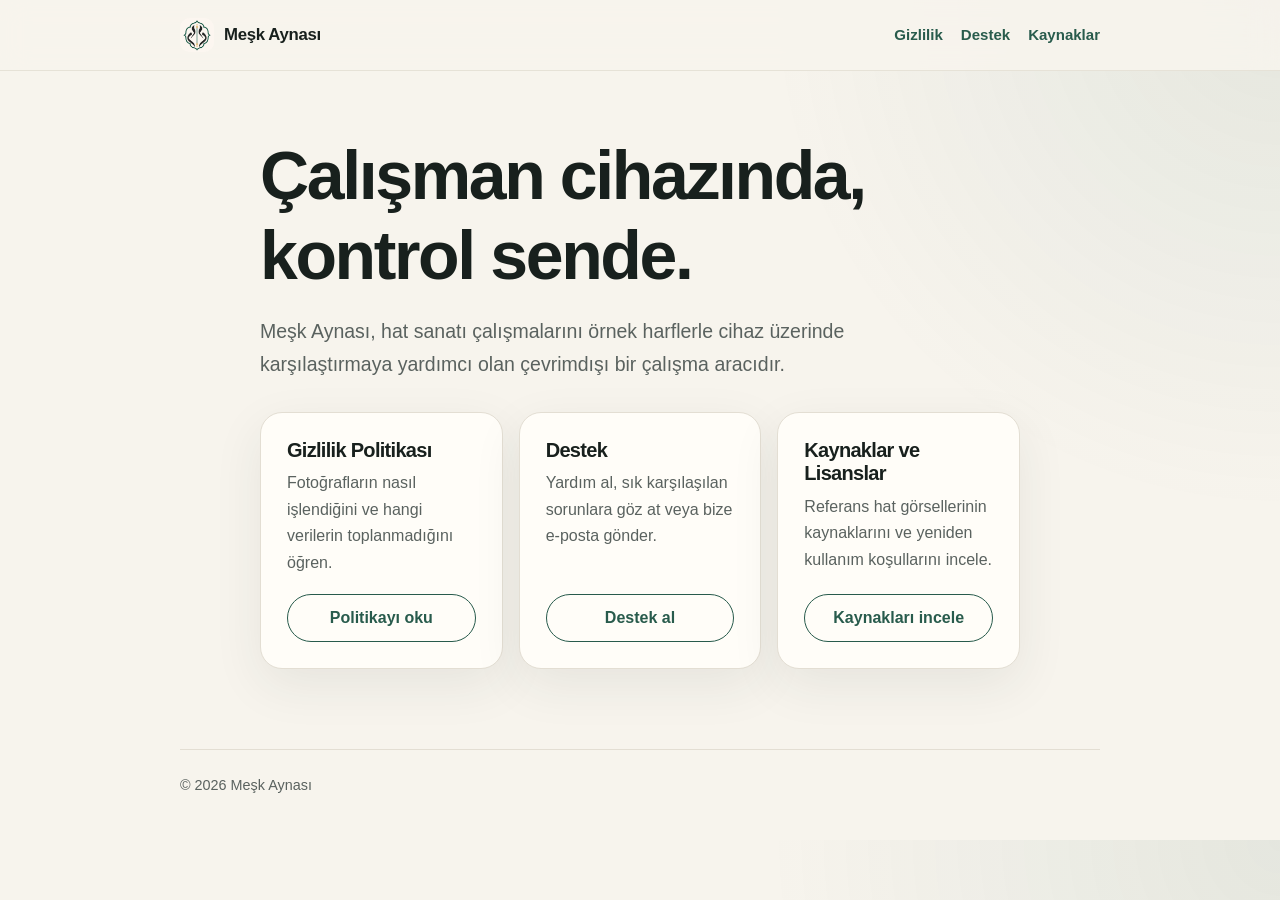
<file: index.html>
<!doctype html>
<html lang="tr">
  <head>
    <meta charset="utf-8">
    <meta name="viewport" content="width=device-width, initial-scale=1">
    <meta name="description" content="Meşk Aynası gizlilik politikası ve destek merkezi.">
    <title>Meşk Aynası</title>
    <link rel="stylesheet" href="/styles.css">
  </head>
  <body>
    <header class="site-header">
      <nav class="nav" aria-label="Ana menü">
        <a class="brand" href="/"><img class="brand-logo" src="/assets/mesk_aynasi_logo.png" alt="">Meşk Aynası</a>
        <div class="nav-links">
          <a href="/privacy/">Gizlilik</a>
          <a href="/support/">Destek</a>
          <a href="/licenses/">Kaynaklar</a>
        </div>
      </nav>
    </header>
    <main>
      <section class="hero">
        <h1>Çalışman cihazında, kontrol sende.</h1>
        <p class="lead">
          Meşk Aynası, hat sanatı çalışmalarını örnek harflerle cihaz üzerinde
          karşılaştırmaya yardımcı olan çevrimdışı bir çalışma aracıdır.
        </p>
      </section>
      <div class="cards">
        <article class="card">
          <h2>Gizlilik Politikası</h2>
          <p>Fotoğrafların nasıl işlendiğini ve hangi verilerin toplanmadığını öğren.</p>
          <a class="button secondary" href="/privacy/">Politikayı oku</a>
        </article>
        <article class="card">
          <h2>Destek</h2>
          <p>Yardım al, sık karşılaşılan sorunlara göz at veya bize e-posta gönder.</p>
          <a class="button secondary" href="/support/">Destek al</a>
        </article>
        <article class="card">
          <h2>Kaynaklar ve Lisanslar</h2>
          <p>Referans hat görsellerinin kaynaklarını ve yeniden kullanım koşullarını incele.</p>
          <a class="button secondary" href="/licenses/">Kaynakları incele</a>
        </article>
      </div>
    </main>
    <footer>© 2026 Meşk Aynası</footer>
  </body>
</html>
</file>
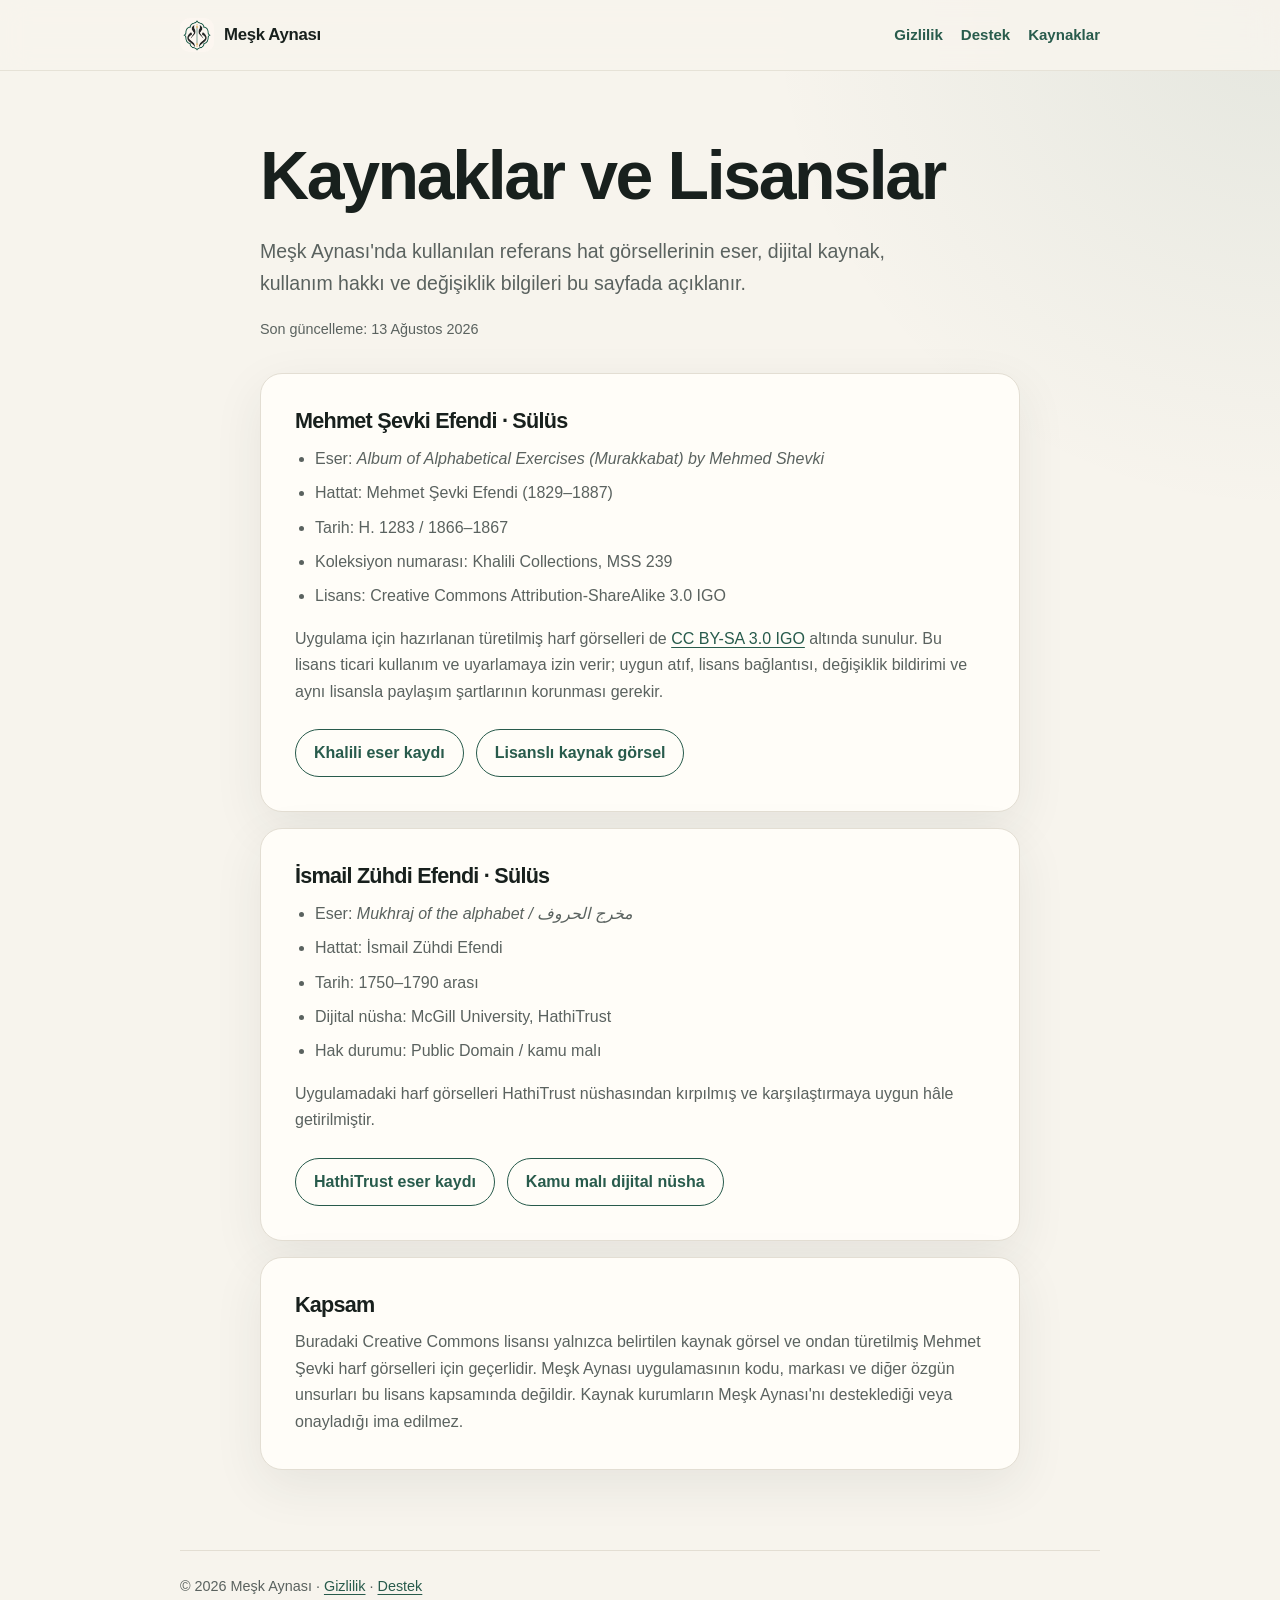
<file: licenses/index.html>
<!doctype html>
<html lang="tr">
  <head>
    <meta charset="utf-8">
    <meta name="viewport" content="width=device-width, initial-scale=1">
    <meta
      name="description"
      content="Meşk Aynası referans hat görsellerinin kaynak ve lisans bilgileri."
    >
    <title>Kaynaklar ve Lisanslar — Meşk Aynası</title>
    <link rel="stylesheet" href="/styles.css">
  </head>
  <body>
    <header class="site-header">
      <nav class="nav" aria-label="Ana menü">
        <a class="brand" href="/"><img class="brand-logo" src="/assets/mesk_aynasi_logo.png" alt="">Meşk Aynası</a>
        <div class="nav-links">
          <a href="/privacy/">Gizlilik</a>
          <a href="/support/">Destek</a>
          <a href="/licenses/" aria-current="page">Kaynaklar</a>
        </div>
      </nav>
    </header>

    <main>
      <header class="hero">
        <h1>Kaynaklar ve Lisanslar</h1>
        <p class="lead">
          Meşk Aynası'nda kullanılan referans hat görsellerinin eser, dijital
          kaynak, kullanım hakkı ve değişiklik bilgileri bu sayfada açıklanır.
        </p>
        <p class="updated">Son güncelleme: 13 Ağustos 2026</p>
      </header>

      <section class="content-section">
        <h2>Mehmet Şevki Efendi · Sülüs</h2>
        <ul class="plain-list">
          <li>
            Eser: <em>Album of Alphabetical Exercises (Murakkabat) by Mehmed Shevki</em>
          </li>
          <li>Hattat: Mehmet Şevki Efendi (1829–1887)</li>
          <li>Tarih: H. 1283 / 1866–1867</li>
          <li>Koleksiyon numarası: Khalili Collections, MSS 239</li>
          <li>Lisans: Creative Commons Attribution-ShareAlike 3.0 IGO</li>
        </ul>
        <p>
          Uygulama için hazırlanan türetilmiş harf görselleri de
          <a href="https://creativecommons.org/licenses/by-sa/3.0/igo/">CC BY-SA 3.0 IGO</a>
          altında sunulur. Bu lisans ticari kullanım ve uyarlamaya izin verir;
          uygun atıf, lisans bağlantısı, değişiklik bildirimi ve aynı lisansla
          paylaşım şartlarının korunması gerekir.
        </p>
        <div class="actions">
          <a
            class="button secondary"
            href="https://khalilicollections.org/collections/islamic-art/khalili-collection-islamic-art-album-of-alphabetical-exercises-by-mehmed-shevki-mss239/"
          >Khalili eser kaydı</a>
          <a
            class="button secondary"
            href="https://commons.wikimedia.org/wiki/File:Khalili_Collection_Islamic_Art_mss_0239.15.jpg"
          >Lisanslı kaynak görsel</a>
        </div>
      </section>

      <section class="content-section">
        <h2>İsmail Zühdi Efendi · Sülüs</h2>
        <ul class="plain-list">
          <li>Eser: <em>Mukhraj of the alphabet / مخرج الحروف</em></li>
          <li>Hattat: İsmail Zühdi Efendi</li>
          <li>Tarih: 1750–1790 arası</li>
          <li>Dijital nüsha: McGill University, HathiTrust</li>
          <li>Hak durumu: Public Domain / kamu malı</li>
        </ul>
        <p>
          Uygulamadaki harf görselleri HathiTrust nüshasından kırpılmış ve
          karşılaştırmaya uygun hâle getirilmiştir.
        </p>
        <div class="actions">
          <a
            class="button secondary"
            href="https://catalog.hathitrust.org/Record/102869389"
          >HathiTrust eser kaydı</a>
          <a
            class="button secondary"
            href="https://babel.hathitrust.org/cgi/pt?id=mcg.ark:/13960/t20d2jc2r"
          >Kamu malı dijital nüsha</a>
        </div>
      </section>

      <section class="content-section">
        <h2>Kapsam</h2>
        <p>
          Buradaki Creative Commons lisansı yalnızca belirtilen kaynak görsel ve
          ondan türetilmiş Mehmet Şevki harf görselleri için geçerlidir. Meşk
          Aynası uygulamasının kodu, markası ve diğer özgün unsurları bu lisans
          kapsamında değildir. Kaynak kurumların Meşk Aynası'nı desteklediği veya
          onayladığı ima edilmez.
        </p>
      </section>
    </main>

    <footer>
      © 2026 Meşk Aynası · <a href="/privacy/">Gizlilik</a> ·
      <a href="/support/">Destek</a>
    </footer>
  </body>
</html>
</file>
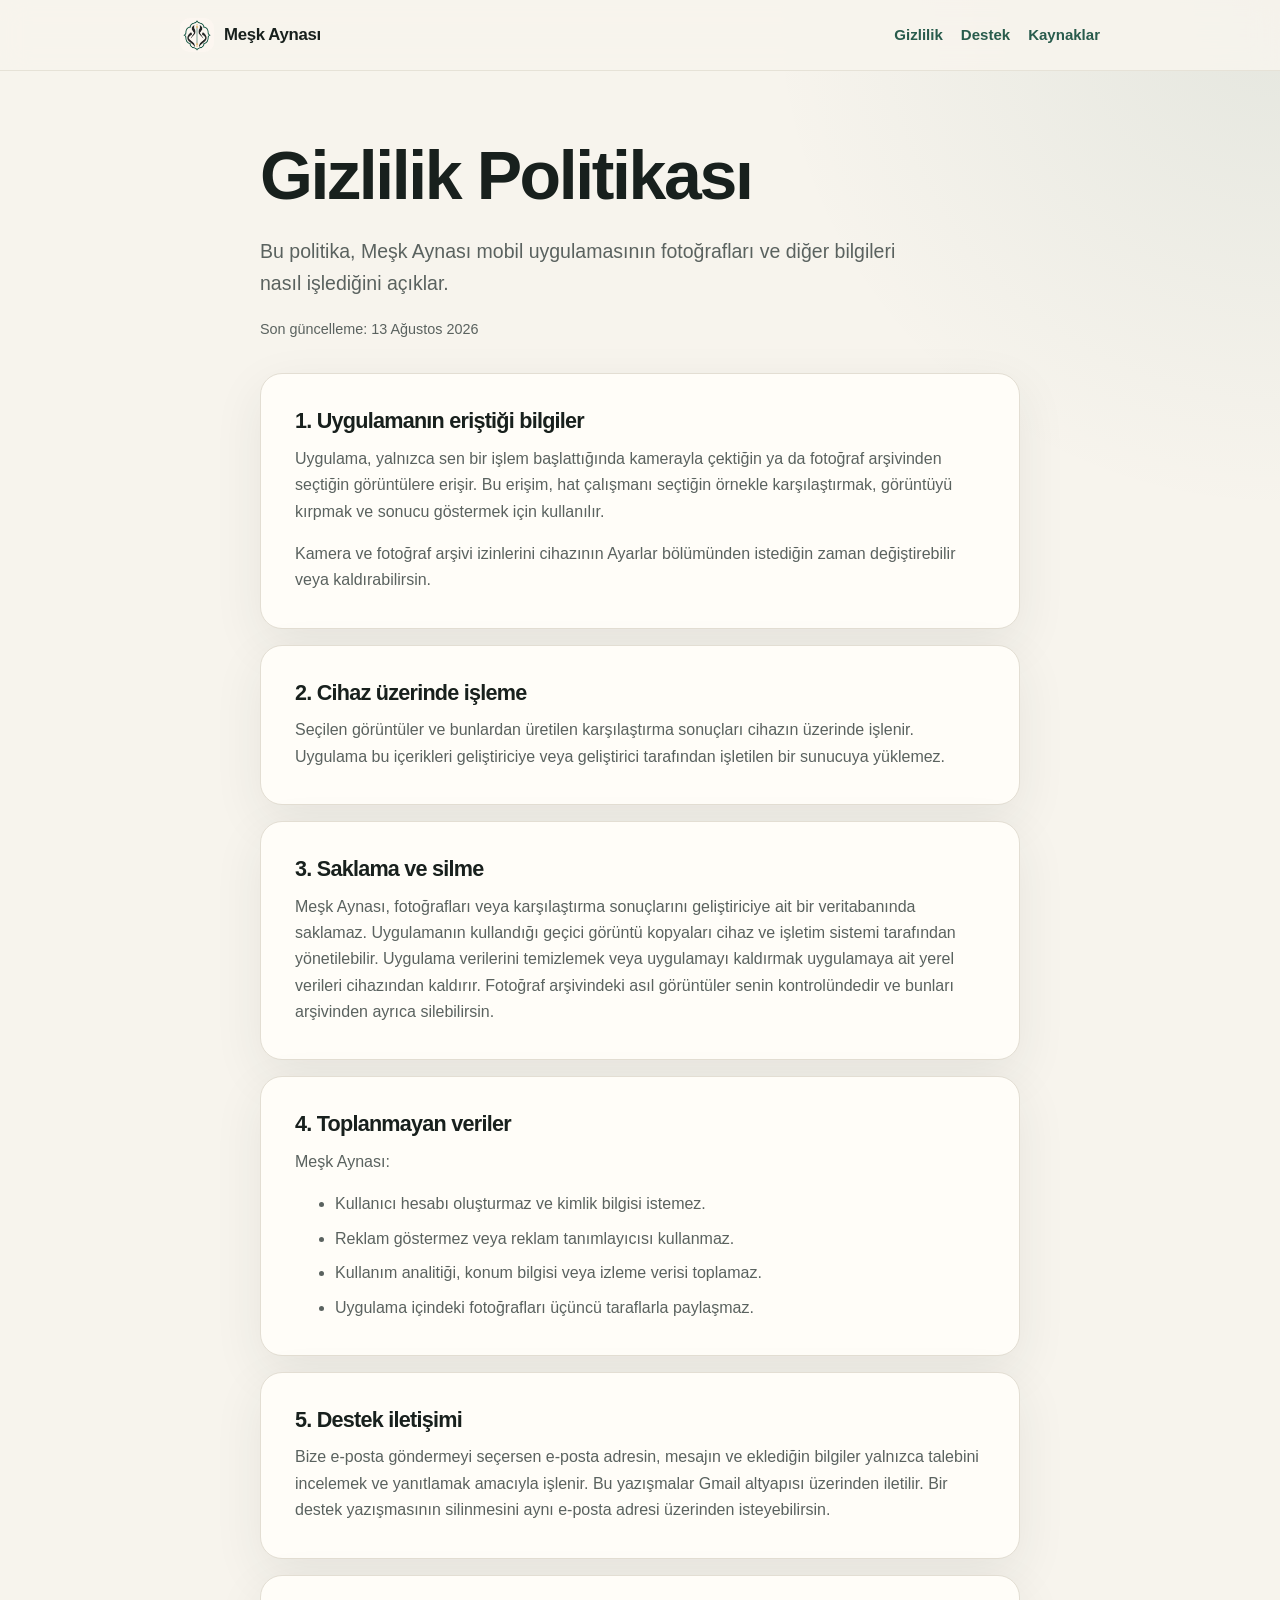
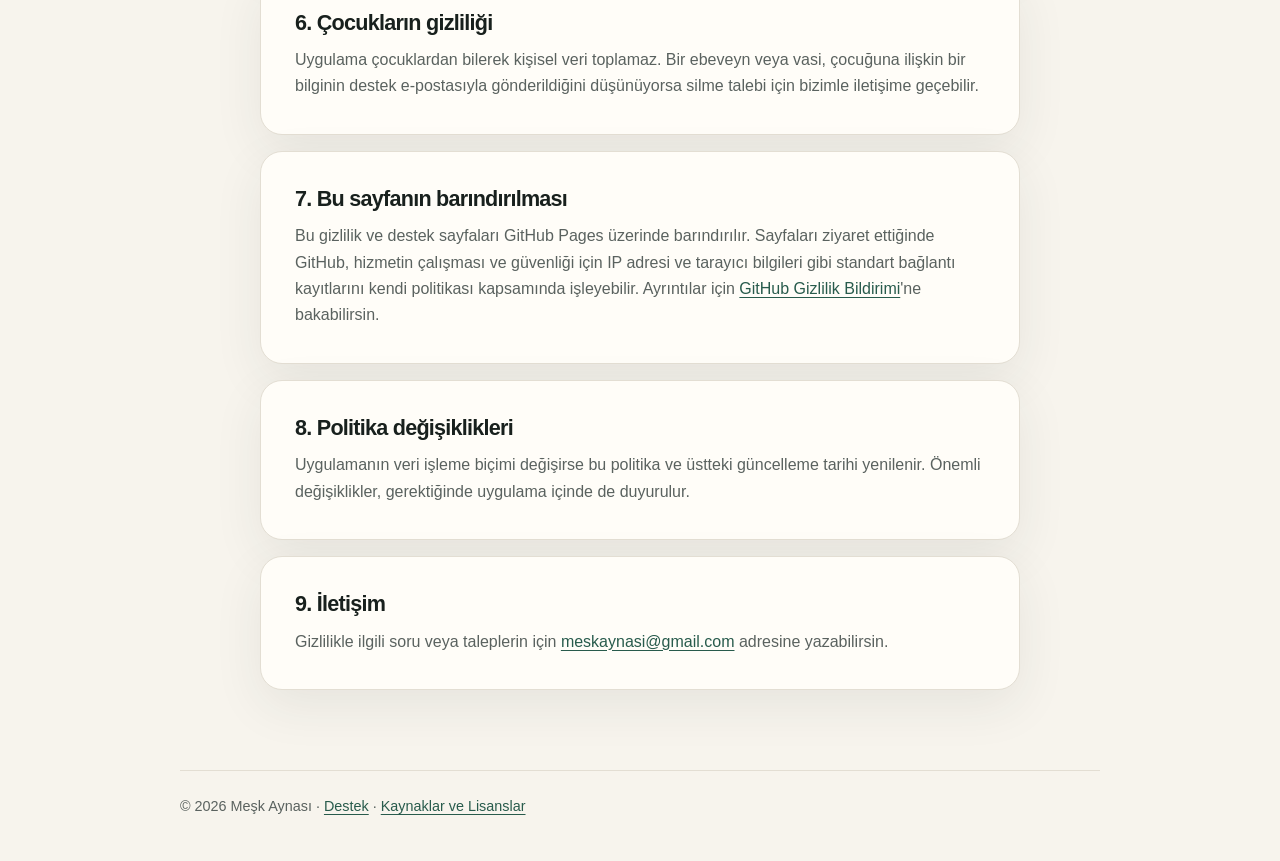
<file: privacy/index.html>
<!doctype html>
<html lang="tr">
  <head>
    <meta charset="utf-8">
    <meta name="viewport" content="width=device-width, initial-scale=1">
    <meta name="description" content="Meşk Aynası gizlilik politikası.">
    <title>Gizlilik Politikası — Meşk Aynası</title>
    <link rel="stylesheet" href="/styles.css">
  </head>
  <body>
    <header class="site-header">
      <nav class="nav" aria-label="Ana menü">
        <a class="brand" href="/"><img class="brand-logo" src="/assets/mesk_aynasi_logo.png" alt="">Meşk Aynası</a>
        <div class="nav-links">
          <a href="/privacy/" aria-current="page">Gizlilik</a>
          <a href="/support/">Destek</a>
          <a href="/licenses/">Kaynaklar</a>
        </div>
      </nav>
    </header>
    <main>
      <header class="hero">
        <h1>Gizlilik Politikası</h1>
        <p class="lead">
          Bu politika, Meşk Aynası mobil uygulamasının fotoğrafları ve diğer
          bilgileri nasıl işlediğini açıklar.
        </p>
        <p class="updated">Son güncelleme: 13 Ağustos 2026</p>
      </header>

      <section class="content-section">
        <h2>1. Uygulamanın eriştiği bilgiler</h2>
        <p>
          Uygulama, yalnızca sen bir işlem başlattığında kamerayla çektiğin ya da
          fotoğraf arşivinden seçtiğin görüntülere erişir. Bu erişim, hat çalışmanı
          seçtiğin örnekle karşılaştırmak, görüntüyü kırpmak ve sonucu göstermek için kullanılır.
        </p>
        <p>
          Kamera ve fotoğraf arşivi izinlerini cihazının Ayarlar bölümünden istediğin
          zaman değiştirebilir veya kaldırabilirsin.
        </p>
      </section>

      <section class="content-section">
        <h2>2. Cihaz üzerinde işleme</h2>
        <p>
          Seçilen görüntüler ve bunlardan üretilen karşılaştırma sonuçları cihazın
          üzerinde işlenir. Uygulama bu içerikleri geliştiriciye veya geliştirici
          tarafından işletilen bir sunucuya yüklemez.
        </p>
      </section>

      <section class="content-section">
        <h2>3. Saklama ve silme</h2>
        <p>
          Meşk Aynası, fotoğrafları veya karşılaştırma sonuçlarını geliştiriciye ait
          bir veritabanında saklamaz. Uygulamanın kullandığı geçici görüntü kopyaları
          cihaz ve işletim sistemi tarafından yönetilebilir. Uygulama verilerini
          temizlemek veya uygulamayı kaldırmak uygulamaya ait yerel verileri cihazından
          kaldırır. Fotoğraf arşivindeki asıl görüntüler senin kontrolündedir ve bunları
          arşivinden ayrıca silebilirsin.
        </p>
      </section>

      <section class="content-section">
        <h2>4. Toplanmayan veriler</h2>
        <p>Meşk Aynası:</p>
        <ul>
          <li>Kullanıcı hesabı oluşturmaz ve kimlik bilgisi istemez.</li>
          <li>Reklam göstermez veya reklam tanımlayıcısı kullanmaz.</li>
          <li>Kullanım analitiği, konum bilgisi veya izleme verisi toplamaz.</li>
          <li>Uygulama içindeki fotoğrafları üçüncü taraflarla paylaşmaz.</li>
        </ul>
      </section>

      <section class="content-section">
        <h2>5. Destek iletişimi</h2>
        <p>
          Bize e-posta göndermeyi seçersen e-posta adresin, mesajın ve eklediğin
          bilgiler yalnızca talebini incelemek ve yanıtlamak amacıyla işlenir. Bu
          yazışmalar Gmail altyapısı üzerinden iletilir. Bir destek yazışmasının
          silinmesini aynı e-posta adresi üzerinden isteyebilirsin.
        </p>
      </section>

      <section class="content-section">
        <h2>6. Çocukların gizliliği</h2>
        <p>
          Uygulama çocuklardan bilerek kişisel veri toplamaz. Bir ebeveyn veya vasi,
          çocuğuna ilişkin bir bilginin destek e-postasıyla gönderildiğini düşünüyorsa
          silme talebi için bizimle iletişime geçebilir.
        </p>
      </section>

      <section class="content-section">
        <h2>7. Bu sayfanın barındırılması</h2>
        <p>
          Bu gizlilik ve destek sayfaları GitHub Pages üzerinde barındırılır. Sayfaları
          ziyaret ettiğinde GitHub, hizmetin çalışması ve güvenliği için IP adresi ve
          tarayıcı bilgileri gibi standart bağlantı kayıtlarını kendi politikası
          kapsamında işleyebilir. Ayrıntılar için
          <a href="https://docs.github.com/en/site-policy/privacy-policies/github-general-privacy-statement">GitHub Gizlilik Bildirimi</a>'ne bakabilirsin.
        </p>
      </section>

      <section class="content-section">
        <h2>8. Politika değişiklikleri</h2>
        <p>
          Uygulamanın veri işleme biçimi değişirse bu politika ve üstteki güncelleme
          tarihi yenilenir. Önemli değişiklikler, gerektiğinde uygulama içinde de duyurulur.
        </p>
      </section>

      <section class="content-section">
        <h2>9. İletişim</h2>
        <p>
          Gizlilikle ilgili soru veya taleplerin için
          <a href="mailto:meskaynasi@gmail.com?subject=Me%C5%9Fk%20Aynas%C4%B1%20Gizlilik">meskaynasi@gmail.com</a>
          adresine yazabilirsin.
        </p>
      </section>
    </main>
    <footer>
      © 2026 Meşk Aynası · <a href="/support/">Destek</a> ·
      <a href="/licenses/">Kaynaklar ve Lisanslar</a>
    </footer>
  </body>
</html>
</file>
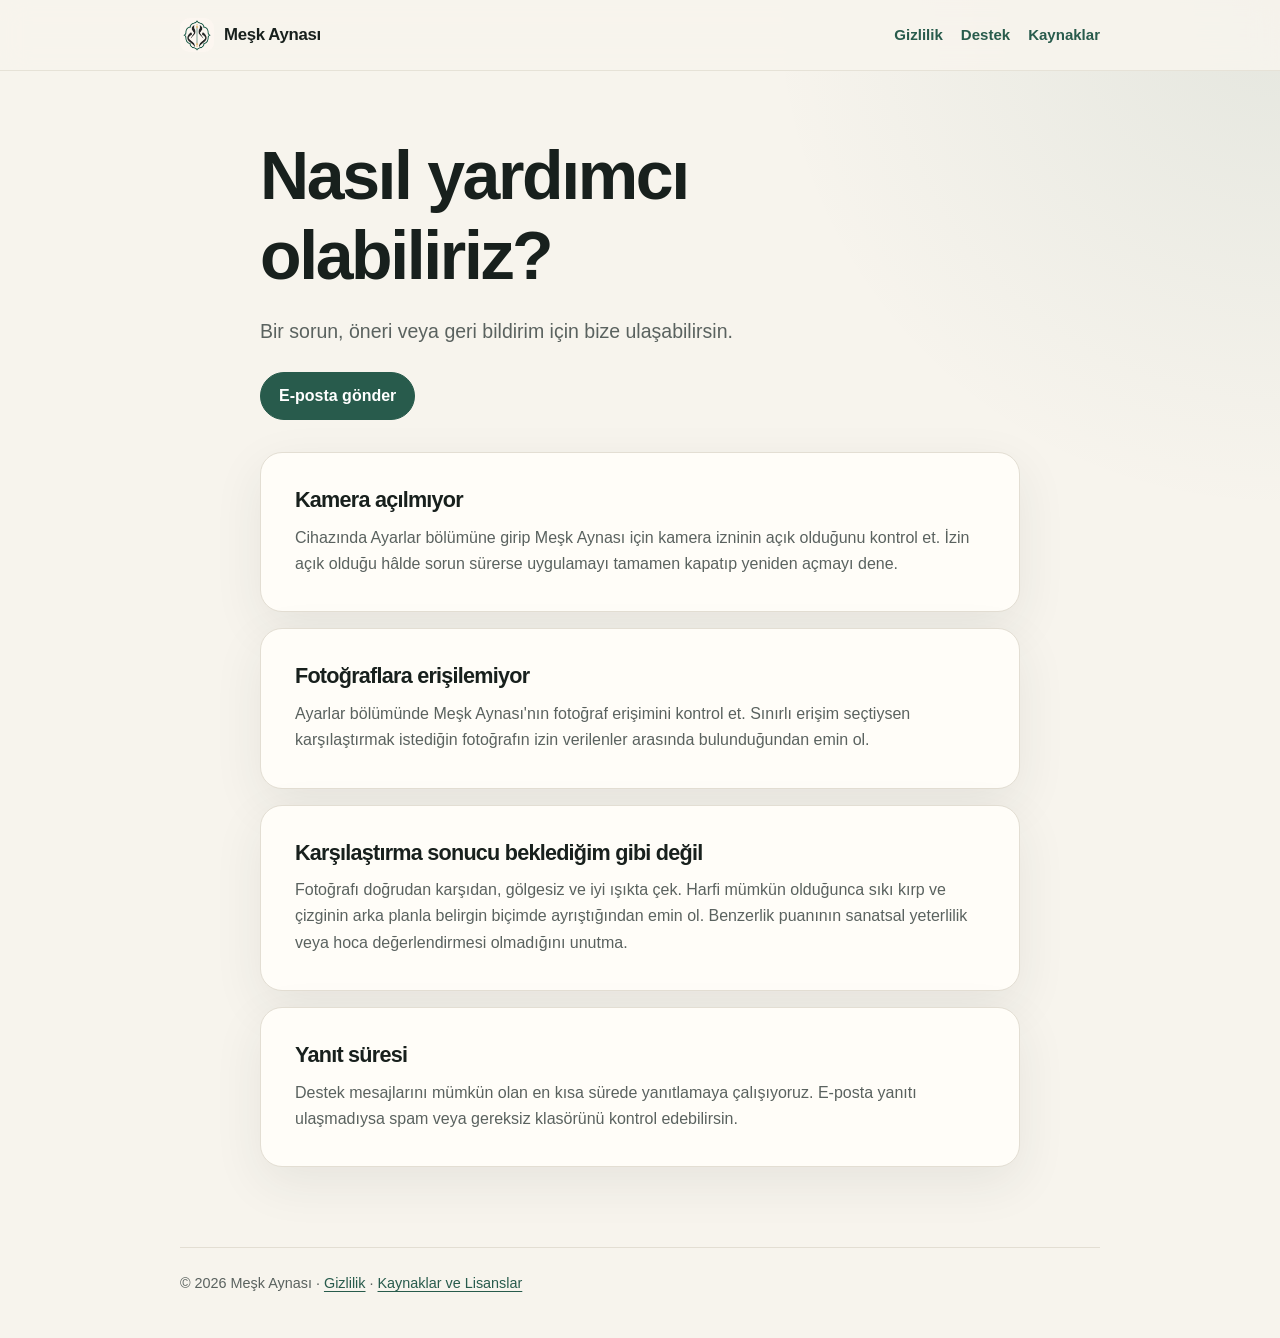
<file: support/index.html>
<!doctype html>
<html lang="tr">
  <head>
    <meta charset="utf-8">
    <meta name="viewport" content="width=device-width, initial-scale=1">
    <meta name="description" content="Meşk Aynası destek merkezi ve iletişim bilgileri.">
    <title>Destek — Meşk Aynası</title>
    <link rel="stylesheet" href="/styles.css">
  </head>
  <body>
    <header class="site-header">
      <nav class="nav" aria-label="Ana menü">
        <a class="brand" href="/"><img class="brand-logo" src="/assets/mesk_aynasi_logo.png" alt="">Meşk Aynası</a>
        <div class="nav-links">
          <a href="/privacy/">Gizlilik</a>
          <a href="/support/" aria-current="page">Destek</a>
          <a href="/licenses/">Kaynaklar</a>
        </div>
      </nav>
    </header>
    <main>
      <header class="hero">
        <h1>Nasıl yardımcı olabiliriz?</h1>
        <p class="lead">
          Bir sorun, öneri veya geri bildirim için bize ulaşabilirsin.
        </p>
        <div class="actions">
          <a
            class="button"
            href="mailto:meskaynasi@gmail.com?subject=Me%C5%9Fk%20Aynas%C4%B1%20Destek&amp;body=Merhaba%2C%0A%0ACihaz%20modeli%3A%0A%C4%B0%C5%9Fletim%20sistemi%20s%C3%BCr%C3%BCm%C3%BC%3A%0AUygulama%20s%C3%BCr%C3%BCm%C3%BC%3A%0A%0ASorunun%20a%C3%A7%C4%B1klamas%C4%B1%3A%0A"
          >E-posta gönder</a>
        </div>
      </header>

      <section class="content-section">
        <h2>Kamera açılmıyor</h2>
        <p>
          Cihazında Ayarlar bölümüne girip Meşk Aynası için kamera izninin açık
          olduğunu kontrol et. İzin açık olduğu hâlde sorun sürerse uygulamayı tamamen
          kapatıp yeniden açmayı dene.
        </p>
      </section>

      <section class="content-section">
        <h2>Fotoğraflara erişilemiyor</h2>
        <p>
          Ayarlar bölümünde Meşk Aynası'nın fotoğraf erişimini kontrol et. Sınırlı
          erişim seçtiysen karşılaştırmak istediğin fotoğrafın izin verilenler arasında
          bulunduğundan emin ol.
        </p>
      </section>

      <section class="content-section">
        <h2>Karşılaştırma sonucu beklediğim gibi değil</h2>
        <p>
          Fotoğrafı doğrudan karşıdan, gölgesiz ve iyi ışıkta çek. Harfi mümkün olduğunca
          sıkı kırp ve çizginin arka planla belirgin biçimde ayrıştığından emin ol.
          Benzerlik puanının sanatsal yeterlilik veya hoca değerlendirmesi olmadığını unutma.
        </p>
      </section>

      <section class="content-section">
        <h2>Yanıt süresi</h2>
        <p>
          Destek mesajlarını mümkün olan en kısa sürede yanıtlamaya çalışıyoruz. E-posta
          yanıtı ulaşmadıysa spam veya gereksiz klasörünü kontrol edebilirsin.
        </p>
      </section>
    </main>
    <footer>
      © 2026 Meşk Aynası · <a href="/privacy/">Gizlilik</a> ·
      <a href="/licenses/">Kaynaklar ve Lisanslar</a>
    </footer>
  </body>
</html>
</file>
<file: styles.css>
:root {
  color-scheme: light;
  --background: #f7f4ed;
  --surface: #fffdf8;
  --text: #18201d;
  --muted: #5a625f;
  --accent: #285b4c;
  --accent-soft: #e9f2ee;
  --line: #e3ded3;
  --shadow: 0 16px 50px rgba(40, 55, 49, 0.08);
}

* {
  box-sizing: border-box;
}

html {
  scroll-behavior: smooth;
}

body {
  margin: 0;
  background:
    radial-gradient(circle at top right, rgba(40, 91, 76, 0.09), transparent 32rem),
    var(--background);
  color: var(--text);
  font-family: Inter, ui-sans-serif, -apple-system, BlinkMacSystemFont, "Segoe UI", sans-serif;
  line-height: 1.65;
}

a {
  color: var(--accent);
  text-underline-offset: 0.18em;
}

a:hover {
  text-decoration-thickness: 2px;
}

.site-header {
  border-bottom: 1px solid rgba(227, 222, 211, 0.85);
  background: rgba(247, 244, 237, 0.88);
  backdrop-filter: blur(14px);
}

.nav {
  width: min(100% - 32px, 920px);
  min-height: 70px;
  margin: 0 auto;
  display: flex;
  align-items: center;
  justify-content: space-between;
  gap: 24px;
}

.brand {
  display: inline-flex;
  align-items: center;
  gap: 10px;
  color: var(--text);
  font-size: 1.05rem;
  font-weight: 800;
  letter-spacing: -0.02em;
  text-decoration: none;
}

.brand-logo {
  width: 34px;
  height: 34px;
  border-radius: 10px;
  object-fit: cover;
}

.nav-links {
  display: flex;
  flex-wrap: wrap;
  gap: 18px;
}

.nav-links a {
  font-size: 0.94rem;
  font-weight: 650;
  text-decoration: none;
}

main {
  width: min(100% - 32px, 760px);
  margin: 0 auto;
  padding: 64px 0 80px;
}

.hero {
  margin-bottom: 32px;
}

.eyebrow {
  margin: 0 0 10px;
  color: var(--accent);
  font-size: 0.78rem;
  font-weight: 800;
  letter-spacing: 0.12em;
  text-transform: uppercase;
}

h1,
h2 {
  line-height: 1.18;
  letter-spacing: -0.035em;
}

h1 {
  max-width: 700px;
  margin: 0;
  font-size: clamp(2.25rem, 7vw, 4.25rem);
}

.lead {
  max-width: 660px;
  margin: 20px 0 0;
  color: var(--muted);
  font-size: clamp(1.05rem, 2.5vw, 1.22rem);
}

.updated {
  margin-top: 18px;
  color: var(--muted);
  font-size: 0.9rem;
}

.card,
.content-section {
  border: 1px solid var(--line);
  border-radius: 22px;
  background: var(--surface);
  box-shadow: var(--shadow);
}

.content-section {
  margin-top: 16px;
  padding: clamp(22px, 5vw, 34px);
}

.content-section h2 {
  margin: 0 0 12px;
  font-size: 1.35rem;
}

.content-section p,
.content-section ul {
  margin-top: 0;
  color: var(--muted);
}

.content-section p:last-child,
.content-section ul:last-child {
  margin-bottom: 0;
}

.content-section li + li {
  margin-top: 8px;
}

.callout {
  border-left: 5px solid var(--accent);
  background: var(--accent-soft);
}

.actions {
  display: flex;
  flex-wrap: wrap;
  gap: 12px;
  margin-top: 24px;
}

.button {
  display: inline-flex;
  min-height: 46px;
  align-items: center;
  justify-content: center;
  border: 1px solid var(--accent);
  border-radius: 999px;
  padding: 10px 18px;
  background: var(--accent);
  color: #fff;
  font-weight: 750;
  text-decoration: none;
}

.button.secondary {
  background: transparent;
  color: var(--accent);
}

.cards {
  display: grid;
  grid-template-columns: repeat(auto-fit, minmax(220px, 1fr));
  gap: 16px;
  margin-top: 26px;
}

.card {
  display: flex;
  flex-direction: column;
  padding: 26px;
}

.card h2 {
  margin: 0 0 8px;
  font-size: 1.25rem;
}

.card p {
  flex: 1;
  margin: 0 0 18px;
  color: var(--muted);
}

.license-credit {
  border-radius: 14px;
  padding: 16px;
  background: #f3efe6;
  color: var(--text);
  font-size: 0.94rem;
  overflow-wrap: anywhere;
}

.license-credit strong {
  display: block;
  margin-bottom: 6px;
}

.plain-list {
  padding-left: 1.25rem;
}

footer {
  width: min(100% - 32px, 920px);
  margin: 0 auto;
  border-top: 1px solid var(--line);
  padding: 24px 0 42px;
  color: var(--muted);
  font-size: 0.9rem;
}

@media (max-width: 620px) {
  .nav {
    align-items: flex-start;
    flex-direction: column;
    gap: 8px;
    padding: 16px 0;
  }

  main {
    padding-top: 44px;
  }

  .cards {
    grid-template-columns: 1fr;
  }
}

@media (prefers-reduced-motion: reduce) {
  html {
    scroll-behavior: auto;
  }
}
</file>
